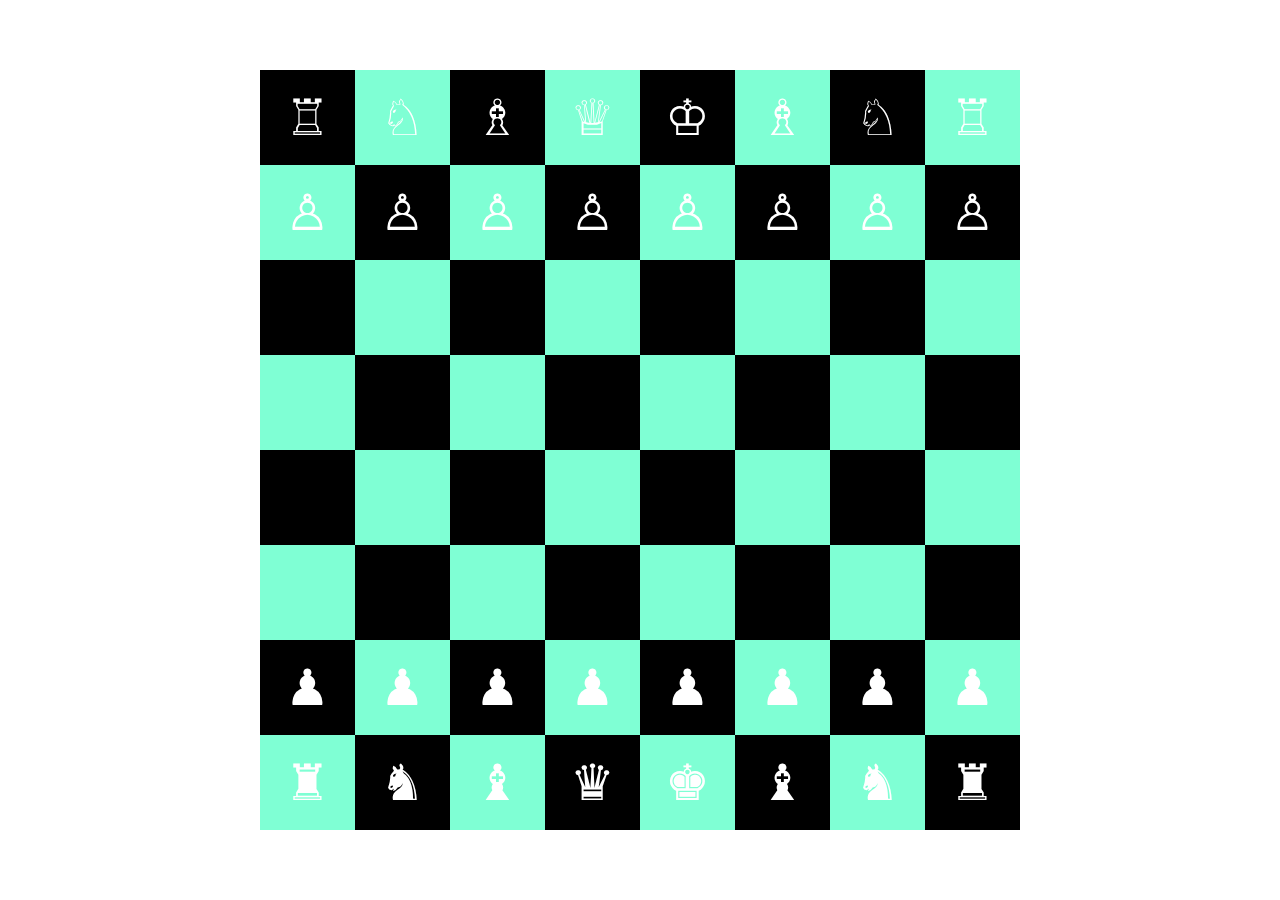
<file: index2.html>
<!DOCTYPE html>
<html lang="en">
<head>
    <meta charset="UTF-8">
    <meta name="viewport" content="width=device-width, initial-scale=1.0">
    <title>Chess Board</title>
    <link rel="stylesheet" href="./style2.css">
</head>
<body>
    <div class="container">
        <div class="sub-1 item">
           <div>&#9814</div>
           <div>&#9816</div>
           <div>&#9815</div>
           <div>&#9813</div>
           <div>&#9812</div>
           <div>&#9815</div>
           <div>&#9816</div>
           <div>&#9814</div>
        </div>
        <div class="sub-2 item">
            <div>&#9817</div>
           <div> &#9817</div>
            <div>&#9817</div>
            <div>&#9817</div>
            <div>&#9817</div>
            <div>&#9817</div>
            <div>&#9817</div>
            <div>&#9817</div>
        </div>
        <div class="sub-3 item">
            <div></div>
            <div></div>
            <div></div>
            <div></div>
            <div></div>
            <div></div>
            <div></div>
            <div></div>
        </div>
        <div class="sub-4 item">
            <div></div>
            <div></div>
            <div></div>
            <div></div>
            <div></div>
            <div></div>
            <div></div>
            <div></div>
        </div>
        <div class="sub-5 item">
           <div></div>
           <div></div>
           <div></div>
           <div></div>
           <div></div>
           <div></div>
           <div></div>
           <div></div>
        </div>
        <div class="sub-6 item">
            <div></div>
            <div></div>
            <div></div>
            <div></div>
            <div></div>
            <div></div>
            <div></div>
            <div></div>
        </div>
        <div class="sub-7 item">
            <div>&#9823</div>
            <div>&#9823</div>
            <div>&#9823</div>
            <div>&#9823</div>
            <div>&#9823</div>
            <div>&#9823</div>
            <div>&#9823</div>
            <div>&#9823</div>
        </div>
        <div class="sub-8 item">
            <div>&#9820</div>
            <div>&#9822</div>
            <div>&#9821</div>
            <div>&#9819</div>
            <div>&#9818</div>
            <div>&#9821</div>
            <div>&#9822</div>
            <div>&#9820</div>
        </div>
    </div>
</body>
</html>
</file>
<file: style2.css>
*{
    padding: 0px;
    margin: 0px ;
    box-sizing: border-box;
}
.container{
   display: flex;
   flex-direction: column;
    width: fit-content;
  position: absolute;
  top: 50%;
  left: 50%;
  transform: translate(-50%,-50%);
}
.item{
    display: flex;
}
.item>div{
    width: 95px;
    height: 95px;
    background-color: aquamarine;
    display: flex;
    justify-content: center;
    align-items: center;
    font-size: 50px;
    color: white;
    transition: 0.4s ease;
    cursor: pointer;
}
.sub-1>div,.sub-2>div{
    font-size: 50px;
    color: white;
    transition: 0.4s ease;
}
.sub-1>div:nth-last-child(even),.sub-2>div:nth-last-child(odd),.sub-3>div:nth-last-child(even),.sub-4>div:nth-last-child(odd),.sub-5>div:nth-last-child(even),.sub-6>div:nth-last-child(odd),.sub-7>div:nth-last-child(even),.sub-8>div:nth-last-child(odd){
    background-color: black;
}
.item>div:hover{
    font-size: 70px;
    color: red;
}
</file>
